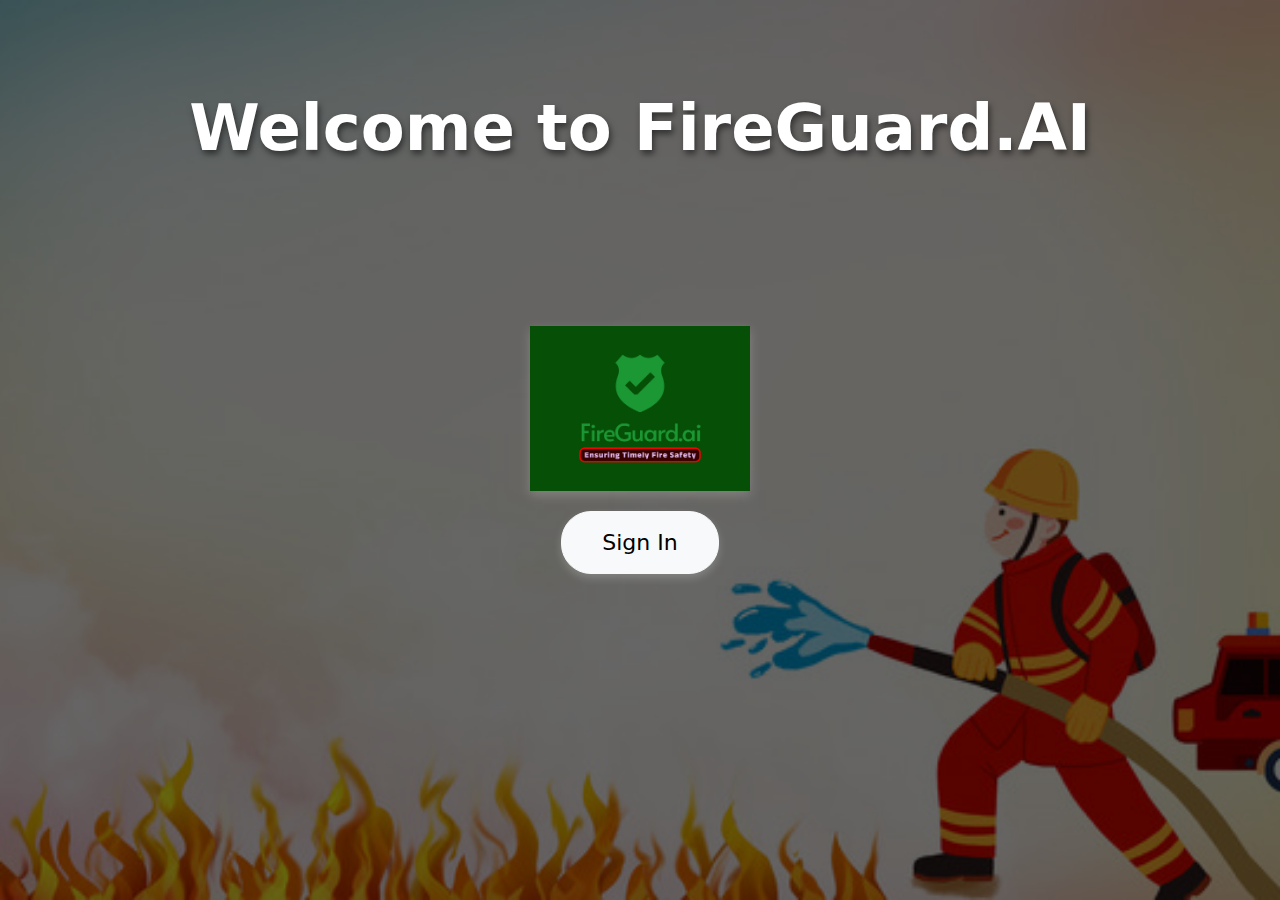
<file: index.html>
<!DOCTYPE html>
<html lang="en">
<head>
    <meta charset="UTF-8">
    <meta name="viewport" content="width=device-width, initial-scale=1.0">
    <title>FireGuard.ai</title>
    <!-- Bootstrap CSS -->
    <link href="https://cdn.jsdelivr.net/npm/bootstrap@5.3.0-alpha1/dist/css/bootstrap.min.css" rel="stylesheet">
    <link rel="stylesheet" href="css/home.css">
</head>
<body style="background: url('image/home-2.jpg') no-repeat center center/cover; height: 100vh; margin: 0;">

    <div class="overlay">
        <h1 class="welcome-heading">Welcome to FireGuard.AI</h1>

        <div class="content text-center">
            <div class="logo-container">
                <img src="image/fireguardai-high-latest.png" alt="FireGuard Logo" class="logo-img">
            </div>

            <button onclick="location.href='sign_in.html'" class="btn btn-light signin-btn">Sign In</button>
        </div>
    </div>

    <!-- Bootstrap JS -->
    <script src="https://cdn.jsdelivr.net/npm/bootstrap@5.3.0-alpha1/dist/js/bootstrap.bundle.min.js"></script>

</body>
</html>
</file>
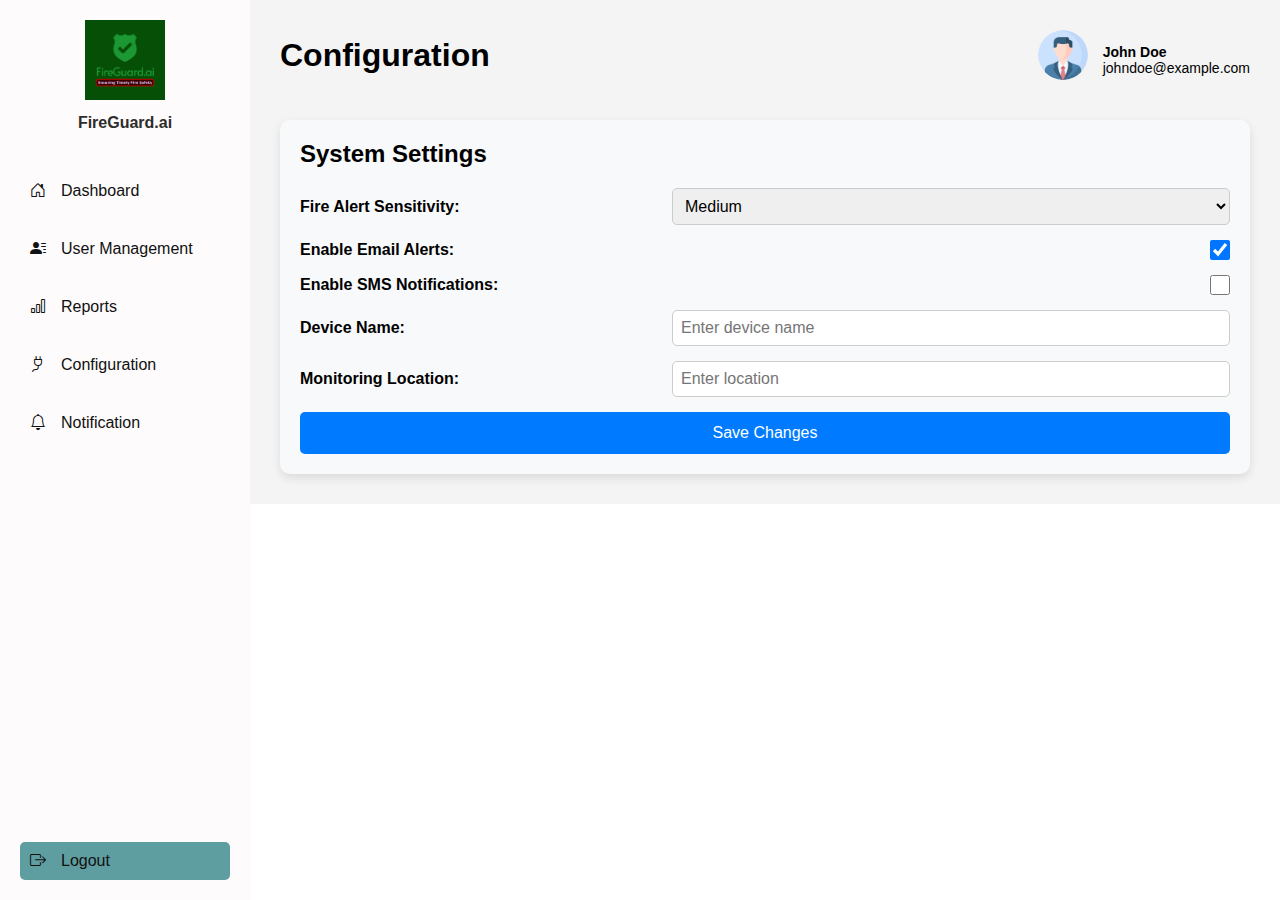
<file: configuration.html>
<!DOCTYPE html>
<html lang="en">
<head>
    <meta charset="UTF-8">
    <meta name="viewport" content="width=device-width, initial-scale=1.0">
    <title>Configuration</title>
    <link rel="stylesheet" href="css/configuration.css">
    <link href="https://cdn.jsdelivr.net/npm/bootstrap-icons/font/bootstrap-icons.css" rel="stylesheet">
</head>
<body>

    <div class="container">
        <!-- Sidebar -->
        <div class="sidebar">
            <div class="profile">
                <img src="image/fireguardai-high-latest.png" alt="Profile Picture" class="profile-pic">
                <span class="name">FireGuard.ai</span>
            </div>
            <ul class="menu">
                <li><a href="dashboard.html"><i class="bi bi-house-door"></i> Dashboard</a></li>
                <li><a href="#user-management"><i class="bi bi-person-lines-fill"></i> User Management</a></li>
                <li><a href="reports.html"><i class="bi bi-bar-chart"></i> Reports</a></li>
                <li><a href="configuration.html"><i class="bi bi-plug"></i> Configuration</a></li>
                <li><a href="#notification"><i class="bi bi-bell"></i> Notification</a></li>
                <li><a href="#logout" class="logout"><i class="bi bi-box-arrow-right"></i> Logout</a></li>
            </ul>
        </div>

        <!-- Main Content -->
        <div class="main-content">
            <div class="header">
                <h1>Configuration</h1>
                <div class="profile-sm">
                    <img src="image/profile.png" alt="Profile Picture" class="profile-pic-sm">
                    <div class="profile-details">
                        <span class="name">John Doe</span>
                        <span class="email">johndoe@example.com</span>
                    </div>
                </div>
            </div>
       

            <!-- Configuration Settings -->
            <div class="config-section">
                <h2>System Settings</h2>

                <div class="config-item">
                    <label for="alert-level">Fire Alert Sensitivity:</label>
                    <select id="alert-level">
                        <option value="low">Low</option>
                        <option value="medium" selected>Medium</option>
                        <option value="high">High</option>
                    </select>
                </div>

                <div class="config-item">
                    <label for="email-alerts">Enable Email Alerts:</label>
                    <input type="checkbox" id="email-alerts" checked>
                </div>

                <div class="config-item">
                    <label for="sms-alerts">Enable SMS Notifications:</label>
                    <input type="checkbox" id="sms-alerts">
                </div>

                <div class="config-item">
                    <label for="device-name">Device Name:</label>
                    <input type="text" id="device-name" placeholder="Enter device name">
                </div>

                <div class="config-item">
                    <label for="location">Monitoring Location:</label>
                    <input type="text" id="location" placeholder="Enter location">
                </div>

                <button class="save-btn">Save Changes</button>
            </div>
        </div>
    </div>

    <script src="scripts/dashboard.js"></script>
</body>
</html>
</file>
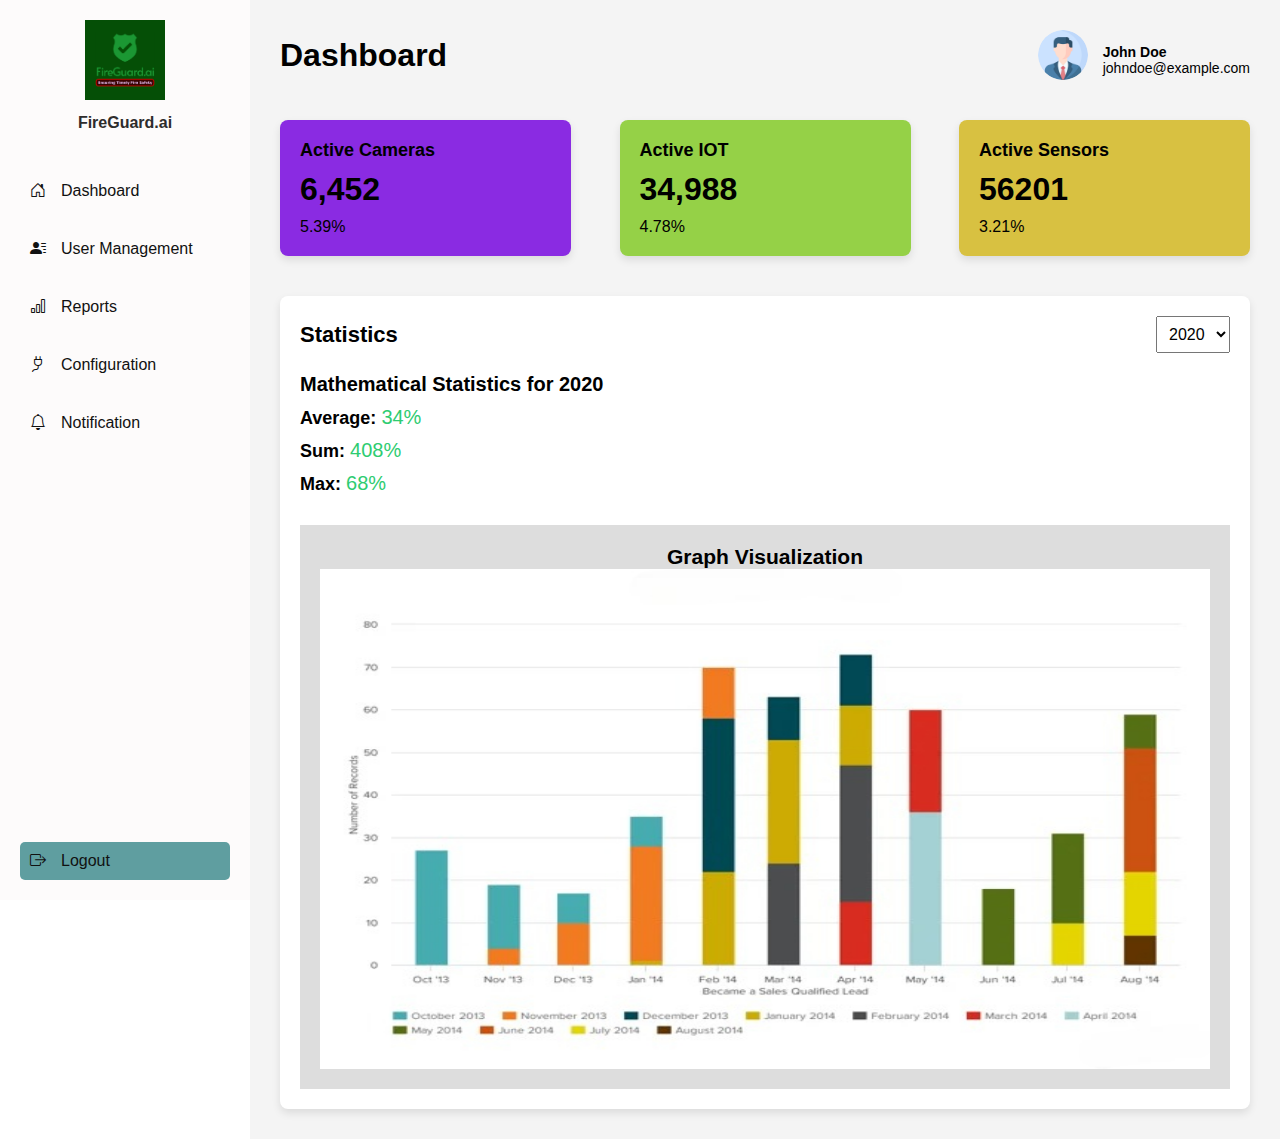
<file: dashboard.html>
<!DOCTYPE html>
<html lang="en">
<head>
    <meta charset="UTF-8">
    <meta name="viewport" content="width=device-width, initial-scale=1.0">
    <title>Dashboard</title>
    <link rel="stylesheet" href="css/dashboard.css">
    <link href="https://cdn.jsdelivr.net/npm/bootstrap-icons/font/bootstrap-icons.css" rel="stylesheet">
</head>
<body>

    <div class="container">
        <!-- Sidebar -->
        <div class="sidebar">
            <div class="profile">
                <img src="image/fireguardai-high-latest.png" alt="Profile Picture" class="profile-pic">
                <span class="name">FireGuard.ai</span>
            </div>
            <ul class="menu">
                <li><a href="#dashboard"><i class="bi bi-house-door"></i> Dashboard</a></li>
                <li><a href="#user-management"><i class="bi bi-person-lines-fill"></i> User Management</a></li>
                <li><a href="reports.html"><i class="bi bi-bar-chart"></i> Reports</a></li>
                <li><a href="configuration.html"><i class="bi bi-plug"></i> Configuration</a></li>
                <li><a href="#notification"><i class="bi bi-bell"></i> Notification</a></li>
                <li><a href="#logout" class="logout"><i class="bi bi-box-arrow-right"></i> Logout</a></li>
            </ul>
        </div>

        <!-- Main Content -->
        <div class="main-content">
            <div class="header">
                <h1>Dashboard</h1>
                <div class="profile-sm">
                    <img src="image/profile.png" alt="Profile Picture" class="profile-pic-sm">
                    <div class="profile-details">
                        <span class="name">John Doe</span>
                        <span class="email">johndoe@example.com</span>
                    </div>
                </div>
            </div>

            <div class="stats-boxes">
                <div class="box box-1">
                    <h3>Active Cameras</h3>
                    <h1>6,452</h1>
                    <p>5.39%</p>
                </div>
                <div class="box box-2">
                    <h3>Active IOT</h3>
                    <h1>34,988</h1>
                    <p>4.78%</p>
                </div>
                <div class="box box-3">
                    <h3>Active Sensors</h3>
                    <h1>56201</h1>
                    <p>3.21%</p>
                </div>
            </div>

            <div class="stats-graph">
                <div class="stats-header">
                    <h3>Statistics</h3>
                    <select id="year-select" onchange="updateStats()">
                        <option value="2020">2020</option>
                        <option value="2021">2021</option>
                        <option value="2022">2022</option>
                    </select>
                </div>

                <div class="stats-content">
                    <h4 id="stat-heading">Mathematical Statistics for 2020</h4>
                    <div id="stats">
                        <div class="stat-item">
                            <span class="stat-name">Average: </span>
                            <span id="avg-stat" class="stat-value">-</span>
                        </div>
                        <div class="stat-item">
                            <span class="stat-name">Sum: </span>
                            <span id="sum-stat" class="stat-value">-</span>
                        </div>
                        <div class="stat-item">
                            <span class="stat-name">Max: </span>
                            <span id="max-stat" class="stat-value">-</span>
                        </div>
                    </div>
                </div>

                <div class="graph">
                    <!-- Placeholder for the graph -->
                    <h3>Graph Visualization</h3>
                    <div  id="graph-placeholder">
                        <img class="graph_palceholder-img" src="image/types of charts_32023-May-22-2023-10-17-23-9455-PM.jpg" alt="grap pic">
                    </div>
                </div>
            </div>
        </div>
    </div>

    <script src="scripts/dashboard.js"></script>
</body>
</html>
</file>
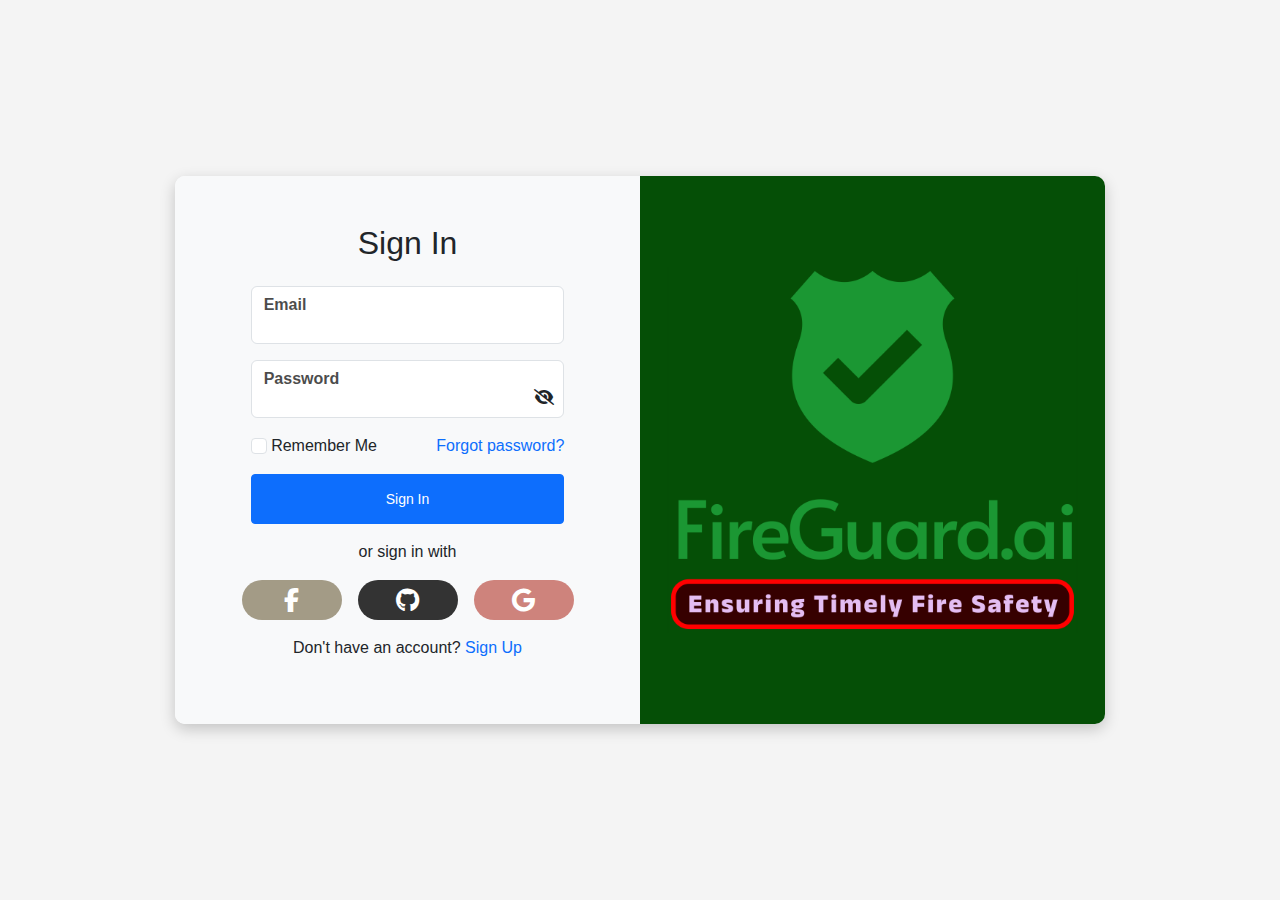
<file: sign_in.html>
<!DOCTYPE html>
<html lang="en">
<head>
    <meta charset="UTF-8">
    <meta name="viewport" content="width=device-width, initial-scale=1.0">
    <title>Sign In - Fire Guard</title>
    <!-- Bootstrap CSS -->
    <link href="https://cdn.jsdelivr.net/npm/bootstrap@5.3.0-alpha1/dist/css/bootstrap.min.css" rel="stylesheet">
    <link rel="stylesheet" href="css/sign_in.css">
    <!-- Font Awesome CDN -->
    <link rel="stylesheet" href="https://cdnjs.cloudflare.com/ajax/libs/font-awesome/6.4.2/css/all.min.css">
</head>

<body>
    <div class="container-fluid d-flex justify-content-center align-items-center min-vh-100">
        <div class="row w-75 no-gutters">
            <!-- Left side - Sign In Form -->
            <div class="col-md-6 bg-light p-5">
                <h2 class="text-center mb-4">Sign In</h2>
                <form class="sign-in-form" id="signInForm">
                    <div class="form-floating mb-3">
                        <input type="email" class="form-control" id="email" placeholder="Example.email@gmail.com" required>
                        <label for="email">Email</label>
                    </div>
                    <div class="form-floating mb-3">
                        <input type="password" class="form-control" id="password" placeholder="Enter at least 8+ characters" required>
                        <label for="password">Password</label>
                        <i id="togglePassword" class="fa fa-eye-slash position-absolute" style="top: 50%; right: 10px; cursor: pointer;"></i>
                    </div>
                    
                    <div class="mb-3 d-flex justify-content-between remember-forgot">
                        <div>
                            <input type="checkbox" class="form-check-input" id="rememberMe">
                            <label class="form-check-label" for="rememberMe">Remember Me</label>
                        </div>
                        <div>
                            <a href="#" class="text-decoration-none">Forgot password?</a>
                        </div>
                    </div>
                    <button type="submit" class="btn btn-primary btn-sm custom-btn">Sign In</button>

                    <div class="text-center mt-3">
                        <p>or sign in with</p>
                    </div>
                
                    <!-- Social Login Buttons -->
                    <div class="d-flex justify-content-center mt-3 gap-3">
                        <button type="button" class="social-btn facebook-btn"><i class="fab fa-facebook-f"></i></button>
                        <button type="button" class="social-btn github-btn"><i class="fab fa-github"></i></button>
                        <button type="button" class="social-btn google-btn"><i class="fab fa-google"></i></button>
                    </div>
                
                    <div class="text-center mt-3">
                        <p>Don't have an account? <a href="sign_up.html" class="text-decoration-none">Sign Up</a></p>
                    </div>
                </form>
                
            </div>

            <!-- Right side - Image -->
            <div class="col-md-6 p-0">
                <img src="image/fireguardai-high-latest.png" alt="Sign In" class="img-fluid h-100 w-100 object-cover">
            </div>
        </div>
    </div>

    <!-- Bootstrap JS & Custom JS -->
    <script src="https://cdn.jsdelivr.net/npm/bootstrap@5.3.0-alpha1/dist/js/bootstrap.bundle.min.js"></script>
    <script>
        const togglePassword = document.getElementById('togglePassword');
        const passwordInput = document.getElementById('password');
        
        togglePassword.addEventListener('click', function () {
            const type = passwordInput.type === 'password' ? 'text' : 'password';
            passwordInput.type = type;
            
            this.classList.toggle('fa-eye');
            this.classList.toggle('fa-eye-slash');
        });

        // Handle Sign In form submission
        const signInForm = document.getElementById('signInForm');
        
        signInForm.addEventListener('submit', function (e) {
            e.preventDefault();
            
            const email = document.getElementById('email').value;
            const password = document.getElementById('password').value;

            if (email === '' || password === '') {
                showPopup('error', 'Please fill in all fields!');
            } else {
                showPopup('success', 'Login successful!');
                setTimeout(function () {
                    window.location.href = 'dashboard.html'; 
                }, 2000); 
            }
        });

        // Show Popup (success or error)
        function showPopup(type, message) {
            const popup = document.createElement('div');
            popup.classList.add('popup', type);
            popup.textContent = message;
            document.body.appendChild(popup);
            setTimeout(function () {
                popup.remove();
            }, 3000); 
        }
    </script>

</body>
</html>
</file>
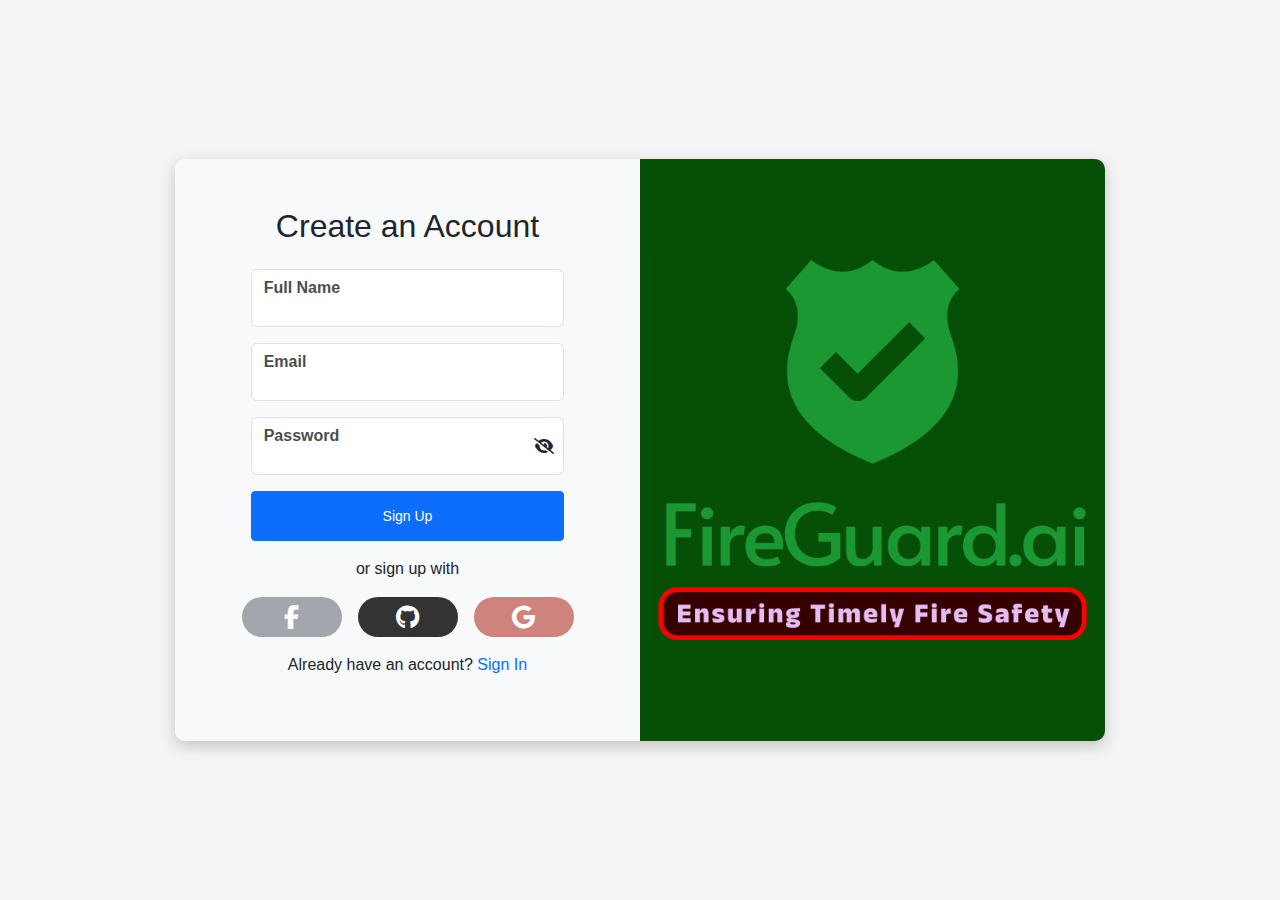
<file: sign_up.html>
<!DOCTYPE html>
<html lang="en">
<head>
    <meta charset="UTF-8">
    <meta name="viewport" content="width=device-width, initial-scale=1.0">
    <title>Sign Up - Fire Guard</title>
    <!-- Bootstrap CSS -->
    <link href="https://cdn.jsdelivr.net/npm/bootstrap@5.3.0-alpha1/dist/css/bootstrap.min.css" rel="stylesheet">
    <link rel="stylesheet" href="css/sign_up.css">
    <!-- Font Awesome CDN -->
    <link rel="stylesheet" href="https://cdnjs.cloudflare.com/ajax/libs/font-awesome/6.4.2/css/all.min.css">
</head>

<body>
    <div class="container-fluid d-flex justify-content-center align-items-center min-vh-100">
        <div class="row w-75 no-gutters">
            <!-- Left side - Sign Up Form -->
            <div class="col-md-6 bg-light p-5">
                <h2 class="text-center mb-4">Create an Account</h2>
                <form class="sign-up-form" id="signUpForm">
                    <div class="form-floating mb-3">
                        <input type="text" class="form-control" id="fullName" placeholder="John Doe" required>
                        <label for="fullName">Full Name</label>
                    </div>
                    
                    <div class="form-floating mb-3">
                        <input type="email" class="form-control" id="email" placeholder="Example.email@gmail.com" required>
                        <label for="email">Email</label>
                    </div>
                    
                    <div class="form-floating mb-3 position-relative">
                        <input type="password" class="form-control" id="password" placeholder="Enter at least 8+ characters" required>
                        <label for="password">Password</label>
                        <i id="togglePassword" class="fa fa-eye-slash position-absolute" style="top: 50%; right: 10px; cursor: pointer;"></i>
                    </div>
                    

                    <button type="submit" class="btn btn-primary btn-sm custom-btn">Sign Up</button>

                    <div class="text-center mt-3">
                        <p>or sign up with</p>
                    </div>
                
                    <!-- Social Login Buttons -->
                    <div class="d-flex justify-content-center mt-3 gap-3">
                        <button type="button" class="social-btn facebook-btn"><i class="fab fa-facebook-f"></i></button>
                        <button type="button" class="social-btn github-btn"><i class="fab fa-github"></i></button>
                        <button type="button" class="social-btn google-btn"><i class="fab fa-google"></i></button>
                    </div>

                    <div class="text-center mt-3">
                        <p>Already have an account? <a href="sign_in.html" class="text-decoration-none">Sign In</a></p>
                    </div>
                </form>
            </div>

            <div class="col-md-6 p-0">
                <img src="image/fireguardai-high-latest.png" alt="Sign Up" class="img-fluid h-100 w-100 object-cover">
            </div>
        </div>
    </div>

    <!-- Bootstrap JS & Custom JS -->
    <script src="https://cdn.jsdelivr.net/npm/bootstrap@5.3.0-alpha1/dist/js/bootstrap.bundle.min.js"></script>
    
    <script>
        // Toggle password visibility
        const togglePassword = document.getElementById('togglePassword');
        const passwordInput = document.getElementById('password');
        
        togglePassword.addEventListener('click', function () {
            const type = passwordInput.type === 'password' ? 'text' : 'password';
            passwordInput.type = type;
            
            this.classList.toggle('fa-eye');
            this.classList.toggle('fa-eye-slash');
        });

        // Handle Sign Up form submission
        const signUpForm = document.getElementById('signUpForm');
        
        signUpForm.addEventListener('submit', function (e) {
            e.preventDefault(); 

            const fullName = document.getElementById('fullName').value;
            const email = document.getElementById('email').value;
            const password = document.getElementById('password').value;

            if (fullName === '' || email === '' || password === '') {
                alert("Please fill in all fields!");
            } else {
                alert("Successfully signed up!");

                setTimeout(function() {
                    window.location.href = 'sign_in.html'; 
                }, 1000);
            }
        });
    </script>
</body>
</html>
</file>
<file: css/home.css>
/* Fullscreen background */
body {
    height: 100vh;
    margin: 0;
    display: flex;
    align-items: center;
    justify-content: center;
    flex-direction: column;
}

/* Dark overlay effect */
.overlay {
    background: rgba(0, 0, 0, 0.6);
    position: absolute;
    top: 0;
    left: 0;
    width: 100%;
    height: 100%;
    display: flex;
    align-items: center;
    justify-content: center;
    text-align: center;
    flex-direction: column;
}

/* Big Heading at the Top */
.welcome-heading {
    font-size: 4rem;
    color: white;
    font-weight: bold;
    text-shadow: 2px 4px 6px rgba(0, 0, 0, 0.5);
    position: absolute;
    top: 10%;
}

/* Centered Logo Styling */
.logo-container {
    margin-bottom: 20px;
}

.logo-img {
    width: 220px; /* Increased size */
    height: auto;
    filter: drop-shadow(0 4px 6px rgba(255, 255, 255, 0.2));
}

/* Sign In Button Styling */
.signin-btn {
    font-size: 22px;
    padding: 14px 40px;
    border-radius: 30px;
    transition: 0.3s ease-in-out;
    box-shadow: 0 4px 8px rgba(255, 255, 255, 0.2);
}

.signin-btn:hover {
    background-color: #ff4500;
    color: white;
    transform: scale(1.05);
    box-shadow: 0 6px 12px rgba(255, 69, 0, 0.4);
}
</file>
<file: css/configuration.css>
/* General Styling */
* {
    margin: 0;
    padding: 0;
    box-sizing: border-box;
}

body {
    font-family: Arial, sans-serif;
}

/* Sidebar Styling */
.container {
    display: flex;
}

.sidebar {
    position: fixed;
    top: 0;
    left: 0;
    width: 250px;
    height: 100vh; /* Full height */
    background-color: #fdfbfb;
    color: #2e2c2c;
    padding: 20px;
    display: flex;
    flex-direction: column;
    z-index: 10; /* Ensure the sidebar stays above the content */
}

/* Profile Section (Sidebar) */
.profile {
    text-align: center;
    margin-bottom: 20px;
}

.profile-pic {
    width: 80px;
    height: 80px;
    object-fit: cover;
    border-radius: 0%; /* Square shape */
}

.name {
    display: block;
    margin-top: 10px;
    font-weight: bold;
}

/* Menu Styling */
.menu {
    list-style-type: none;
    margin-top: 20px; /* Adjusted to ensure proper spacing from the profile */
    flex-grow: 1; /* Allows the menu items to take up available space */
}

.menu li {
    margin-bottom: 20px;
}

.menu li a {
    text-decoration: none;
    color: rgb(17, 17, 17);
    display: flex;
    align-items: center;
    padding: 10px;
    transition: background-color 0.3s ease;
}

.menu li a:hover {
    background-color: #444;
    padding-left: 20px;
}

.menu li a i {
    margin-right: 15px;
}

/* Logout Styling */
.logout {
    background-color: cadetblue;
    border-radius: 5px;
    text-align: center;
    padding: 10px;
    margin-top: 400px; /* Push logout item to the bottom */
}

/* Main Content Styling */
.main-content {
    margin-left: 250px; /* Offset the content to the right to make space for the fixed sidebar */
    padding: 30px;
    background-color: #f4f4f4;
    flex-grow: 1;
    overflow: auto; /* Ensure that content doesn't overflow and is scrollable */
}

/* Header Styling (for Profile and Dashboard) */
.header {
    display: flex;
    justify-content: space-between;
    align-items: center;
    margin-bottom: 40px;
}

.profile-sm {
    display: flex;
    align-items: center;
    justify-content: flex-end; /* Align the profile section to the right */
}

.profile-pic-sm {
    width: 50px;
    height: 50px;
    object-fit: cover;
    margin-right: 15px;
    border-radius: 50%; /* Circular profile picture */
}

.profile-details {
    font-size: 14px;
}

/* Configuration Section */
.config-section {
    background: #f8f9fa;
    padding: 20px;
    border-radius: 10px;
    box-shadow: 0px 4px 10px rgba(0, 0, 0, 0.1);
}

.config-section h2 {
    margin-bottom: 20px;
}

.config-item {
    display: flex;
    justify-content: space-between;
    align-items: center;
    margin-bottom: 15px;
}

.config-item label {
    font-size: 16px;
    font-weight: bold;
}

.config-item input,
.config-item select {
    padding: 8px;
    width: 60%;
    border: 1px solid #ccc;
    border-radius: 5px;
    font-size: 16px;
}

.config-item input[type="checkbox"] {
    width: 20px;
    height: 20px;
}

/* Save Button */
.save-btn {
    display: block;
    width: 100%;
    padding: 12px;
    background-color: #007bff;
    color: white;
    font-size: 16px;
    border: none;
    border-radius: 5px;
    cursor: pointer;
    transition: background 0.3s;
}

.save-btn:hover {
    background-color: #0056b3;
}
</file>
<file: css/dashboard.css>
/* General Styling */
* {
    margin: 0;
    padding: 0;
    box-sizing: border-box;
}

body {
    font-family: Arial, sans-serif;
}

/* Sidebar Styling */
.container {
    display: flex;
}

.sidebar {
    position: fixed;
    top: 0;
    left: 0;
    width: 250px;
    height: 100vh; /* Full height */
    background-color: #fdfbfb;
    color: #2e2c2c;
    padding: 20px;
    display: flex;
    flex-direction: column;
    z-index: 10; /* Ensure the sidebar stays above the content */
}

/* Profile Section (Sidebar) */
.profile {
    text-align: center;
    margin-bottom: 20px;
}

.profile-pic {
    width: 80px;
    height: 80px;
    object-fit: cover;
    border-radius: 0%; /* Square shape */
}

.name {
    display: block;
    margin-top: 10px;
    font-weight: bold;
}

/* Menu Styling */
.menu {
    list-style-type: none;
    margin-top: 20px; /* Adjusted to ensure proper spacing from the profile */
    flex-grow: 1; /* Allows the menu items to take up available space */
}

.menu li {
    margin-bottom: 20px;
}

.menu li a {
    text-decoration: none;
    color: rgb(17, 17, 17);
    display: flex;
    align-items: center;
    padding: 10px;
    transition: background-color 0.3s ease;
}

.menu li a:hover {
    background-color: #444;
    padding-left: 20px;
}

.menu li a i {
    margin-right: 15px;
}

/* Logout Styling */
.logout {
    background-color: cadetblue;
    border-radius: 5px;
    text-align: center;
    padding: 10px;
    margin-top: 400px; /* Push logout item to the bottom */
}

/* Main Content Styling */
.main-content {
    margin-left: 250px; /* Offset the content to the right to make space for the fixed sidebar */
    padding: 30px;
    background-color: #f4f4f4;
    flex-grow: 1;
    overflow: auto; /* Ensure that content doesn't overflow and is scrollable */
}

/* Header Styling (for Profile and Dashboard) */
.header {
    display: flex;
    justify-content: space-between;
    align-items: center;
    margin-bottom: 40px;
}

.profile-sm {
    display: flex;
    align-items: center;
    justify-content: flex-end; /* Align the profile section to the right */
}

.profile-pic-sm {
    width: 50px;
    height: 50px;
    object-fit: cover;
    margin-right: 15px;
    border-radius: 50%; /* Circular profile picture */
}

.profile-details {
    font-size: 14px;
}

/* Stats Box Styling */
.stats-boxes {
    display: flex;
    justify-content: space-between;
    margin-bottom: 40px;
}

.box {
    background-color: #fff;
    padding: 20px;
    width: 30%;
    box-shadow: 0 4px 8px rgba(0, 0, 0, 0.1);
    border-radius: 8px;
}

.box h3 {
    font-size: 18px;
    margin-bottom: 10px;
}

.box h1 {
    margin-bottom: 10px;
}

.box p {
    font-size: 16px;
}

.box-1 {
    background-color: blueviolet;
}

.box-2 {
    background-color: rgb(149, 209, 71);
}

.box-3 {
    background-color: rgb(216, 193, 65);
}

/* Stats Section */
.stats-graph {
    background-color: #fff;
    padding: 20px;
    box-shadow: 0 4px 8px rgba(0, 0, 0, 0.1);
    border-radius: 8px;
}

.stats-header {
    display: flex;
    justify-content: space-between;
    align-items: center;
    margin-bottom: 20px;
}

.stats-header h3 {
    margin: 0;
    font-size: 22px;
}

#year-select {
    padding: 8px;
    font-size: 16px;
}

.stats-content {
    margin-top: 20px;
}

#stat-heading {
    font-size: 20px;
    margin-bottom: 10px;
}

.stat-item {
    margin-bottom: 10px;
    font-size: 18px;
}

.stat-name {
    font-weight: bold;
}

.stat-value {
    color: #2ecc71;
    font-size: 20px;
}

.graph {
    margin-top: 30px;
    background-color: #ddd;
    padding: 20px;
    text-align: center;
    font-size: 18px;
}

/* Styling for Graph Placeholder */
#graph-placeholder {
    height: 500px;
    background-color: #f1f1f1;
}

.graph_palceholder-img {
    height: 500px;
    width: 100%;
}
</file>
<file: css/sign_in.css>
body {
    font-family: Arial, sans-serif;
    background-color: #f4f4f4;
    margin: 0;
    padding: 0;
}

.container-fluid {
    display: flex;
    justify-content: center;
    align-items: center;
    min-height: 100vh;
    padding: 20px;
}

.row {
    width: 90%;
    max-width: 1100px;
    box-shadow: 0px 5px 15px rgba(0, 0, 0, 0.2); 
    border-radius: 10px;
    background-color: white;
}


.bg-light {
    border-radius: 10px 0 0 10px;
    padding: 50px;
}


.form-floating {
    max-width: 85%; 
    margin: auto;    
}

.form-floating label {
    font-weight: bold;
    color: black;
}

.form-floating label {
    font-weight: bold;
    color: black;
    transform: translateY(-10px); 
    transition: all 0.2s ease-in-out; 
    opacity: 0.7; 
}

.form-floating input::placeholder {
    color: rgba(0, 0, 0, 0.5); 
    opacity: 1; 
}

.form-floating input:focus ~ label,
.form-floating input:not(:placeholder-shown) ~ label {
    transform: translateY(-20px); 
    font-size: 12px; 
    opacity: 1; 
}

.remember-forgot {
    max-width: 85%; 
    margin: auto;   
}
.form-floating input {
    height: 45px; 
}

.custom-btn {
    width: 85%;
    height: 50px; 
    display: block;
    margin: 0 auto;
}

.p-0 {
    padding: 0;
}

.p-0 img {
    border-radius: 0 10px 10px 0;
    object-fit: cover;
    height: 100%;
    width: 100%;
}


.social-btn {
    width: 100px; 
    height: 40px; 
    display: flex;
    align-items: center;
    justify-content: center;
    border-radius: 20px;
    font-size: 24px; 
    color: white;
    border: none;
}
.position-relative {
    position: relative;
}


.facebook-btn { background-color: #a39b86; }
.github-btn { background-color: #333; }
.google-btn { background-color: #ce837c; }

.social-btn:hover {
    opacity: 1 !important;
}

@media (max-width: 768px) {
    .row {
        width: 100%;
        box-shadow: none;
    }

    .bg-light {
        padding: 30px;
        border-radius: 10px;
    }

    .form-floating {
        max-width: 100%;
    }

    .custom-btn {
        width: 100%;
    }

    .p-0 img {
        border-radius: 10px;
    }
}

.popup {
    position: fixed;
    top: 20px;
    left: 50%;
    transform: translateX(-50%);
    padding: 10px 20px;
    border-radius: 5px;
    color: white;
    font-size: 16px;
    z-index: 1000;
}
.popup.success {
    background-color: #28a745;
}
.popup.error {
    background-color: #dc3545;
}
</file>
<file: css/sign_up.css>
body {
    font-family: Arial, sans-serif;
    background-color: #f4f4f4;
    margin: 0;
    padding: 0;
}

.container-fluid {
    display: flex;
    justify-content: center;
    align-items: center;
    min-height: 100vh;
    padding: 20px;
}

.row {
    width: 90%;
    max-width: 1100px;
    box-shadow: 0px 5px 15px rgba(0, 0, 0, 0.2); 
    border-radius: 10px;
    background-color: white;
}

.bg-light {
    border-radius: 10px 0 0 10px;
    padding: 50px;
}

.form-floating {
    max-width: 85%;
    margin: auto;
}

/* Input Fields */
.form-control {
    width: 100%; /* Takes full width of the container */
    height: 45px;
    padding-right: 35px; /* Make space for the password visibility icon */
}

/* Label Style */
.form-floating label {
    font-weight: bold;
    color: black;
    transform: translateY(-10px);
    transition: all 0.2s ease-in-out;
    opacity: 0.7;
}

.form-floating input:focus ~ label,
.form-floating input:not(:placeholder-shown) ~ label {
    transform: translateY(-20px);
    font-size: 12px;
    opacity: 1;
}

.form-floating input::placeholder {
    color: rgba(0, 0, 0, 0.5);
    opacity: 1;
}

/* Show/Hide password icon inside input */
.position-relative {
    position: relative;
}

/* Icon for password visibility */
#togglePassword {
    position: absolute;
    top: 50%;
    right: 10px;
    transform: translateY(-50%);
    cursor: pointer;
}

/* Submit Button */
.custom-btn {
    width: 85%;
    height: 50px;
    display: block;
    margin: 0 auto;
}

.p-0 {
    padding: 0;
}

.p-0 img {
    border-radius: 0 10px 10px 0;
    object-fit: cover;
    height: 100%;
    width: 100%;
}

.social-btn {
    width: 100px;
    height: 40px;
    display: flex;
    align-items: center;
    justify-content: center;
    border-radius: 20px;
    font-size: 24px;
    color: white;
    border: none;
}

.facebook-btn { background-color: #a3a6ad; }
.github-btn { background-color: #333; }
.google-btn { background-color: #ce837c; }

.social-btn:hover {
    opacity: 1 !important;
}

/* Responsive Design */
@media (max-width: 768px) {
    .row {
        width: 100%;
        box-shadow: none;
    }

    .bg-light {
        padding: 30px;
        border-radius: 10px;
    }

    .form-floating {
        max-width: 100%;
    }

    .custom-btn {
        width: 100%;
    }

    .p-0 img {
        border-radius: 10px;
    }
}
</file>
